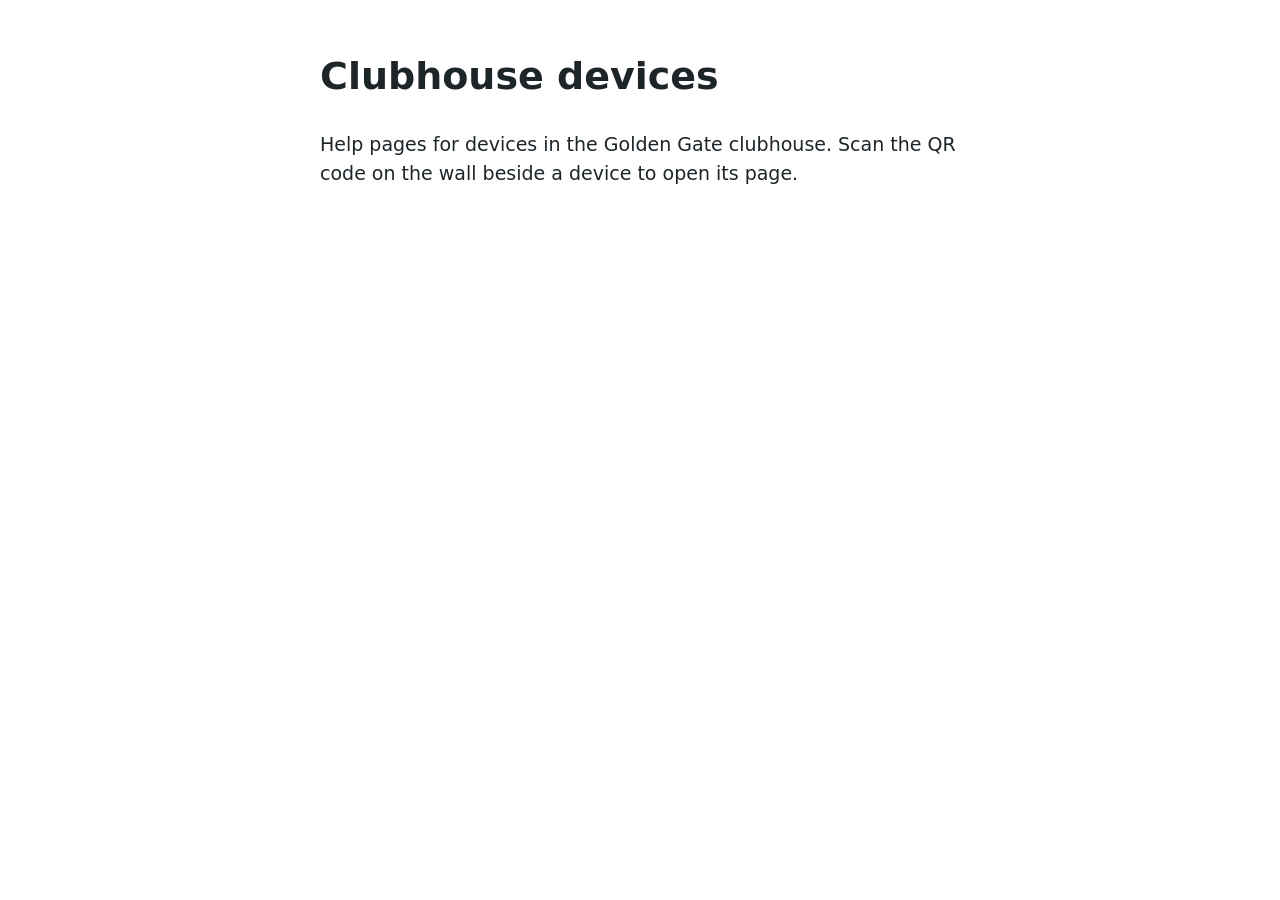
<file: index.html>
<!doctype html>
<html lang="en">
<head>
<meta charset="utf-8">
<meta name="viewport" content="width=device-width, initial-scale=1">
<title>Clubhouse devices</title>
<style>body{font:19px/1.5 system-ui,sans-serif;max-width:40rem;margin:3rem auto;padding:0 1rem;color:#1d2529}</style>
</head>
<body>
<h1>Clubhouse devices</h1>
<p>Help pages for devices in the Golden Gate clubhouse. Scan the QR code on the wall beside a
device to open its page.</p>
</body>
</html>
</file>
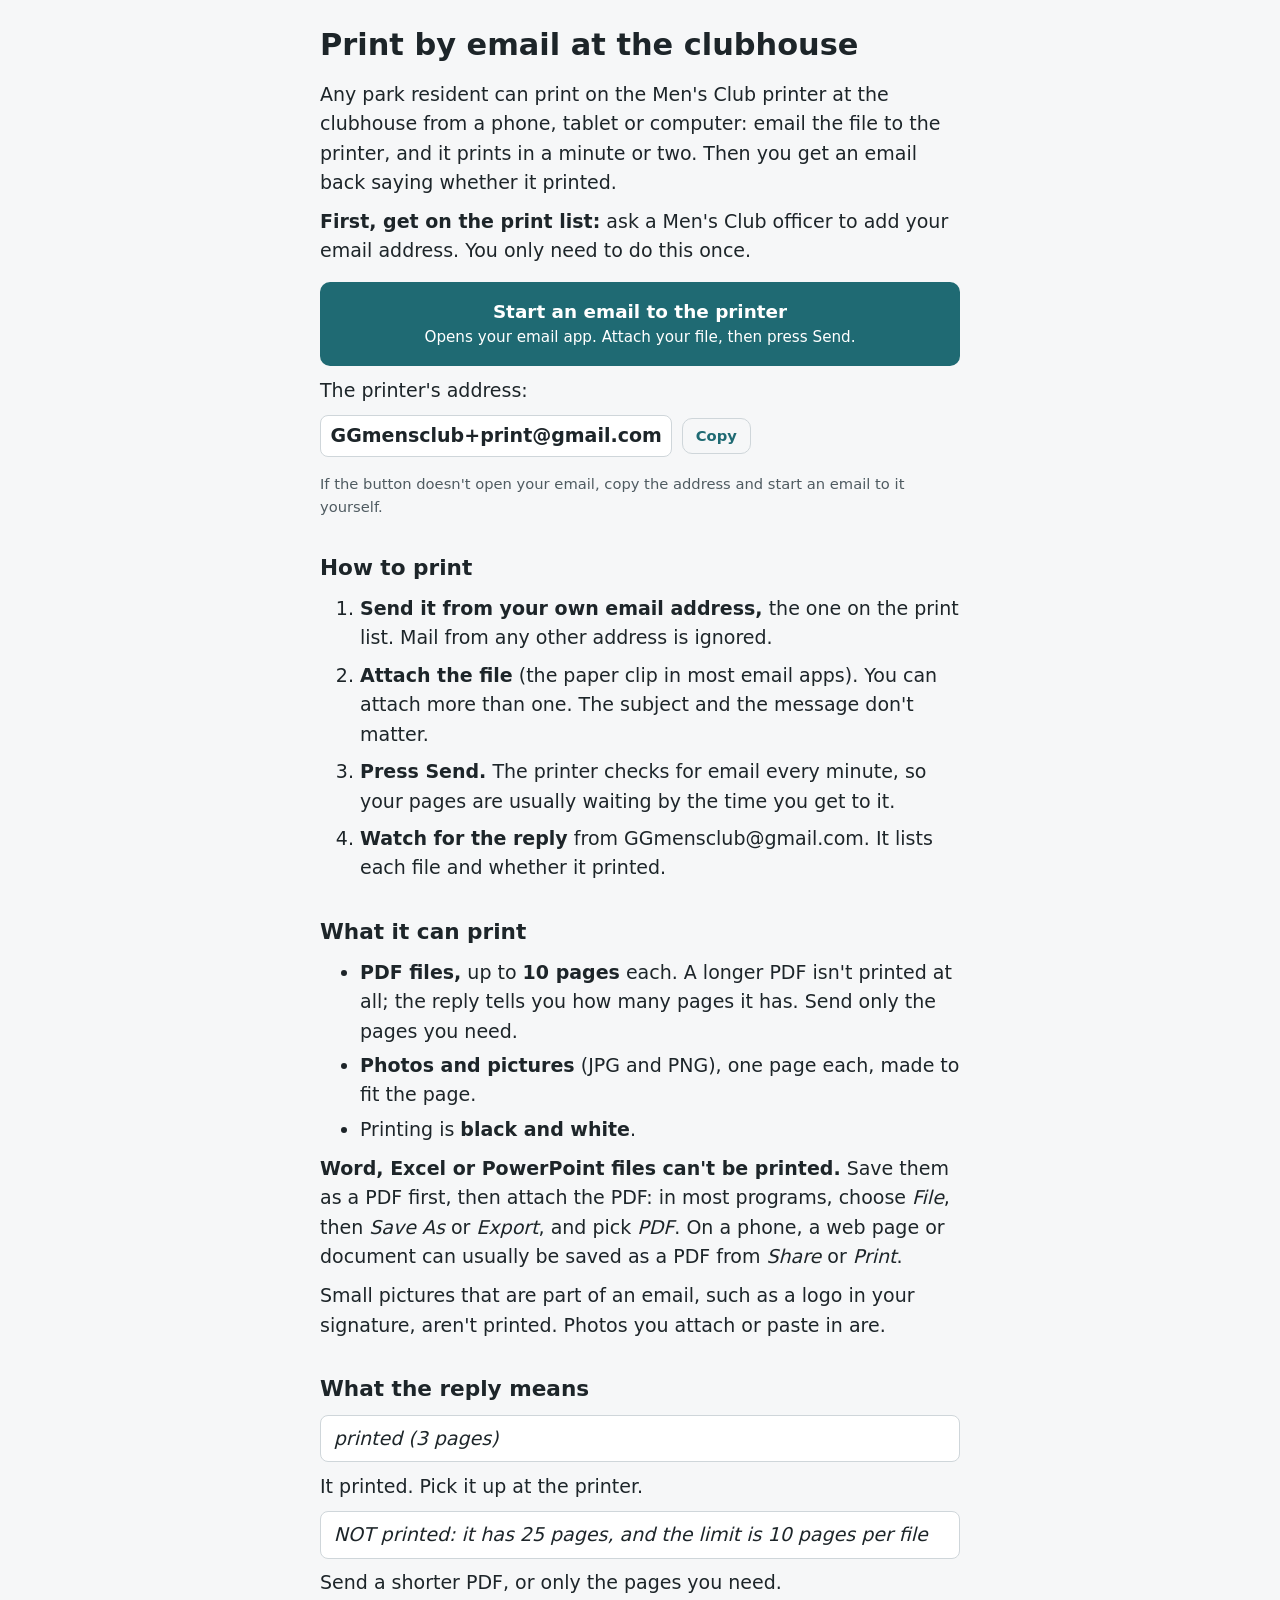
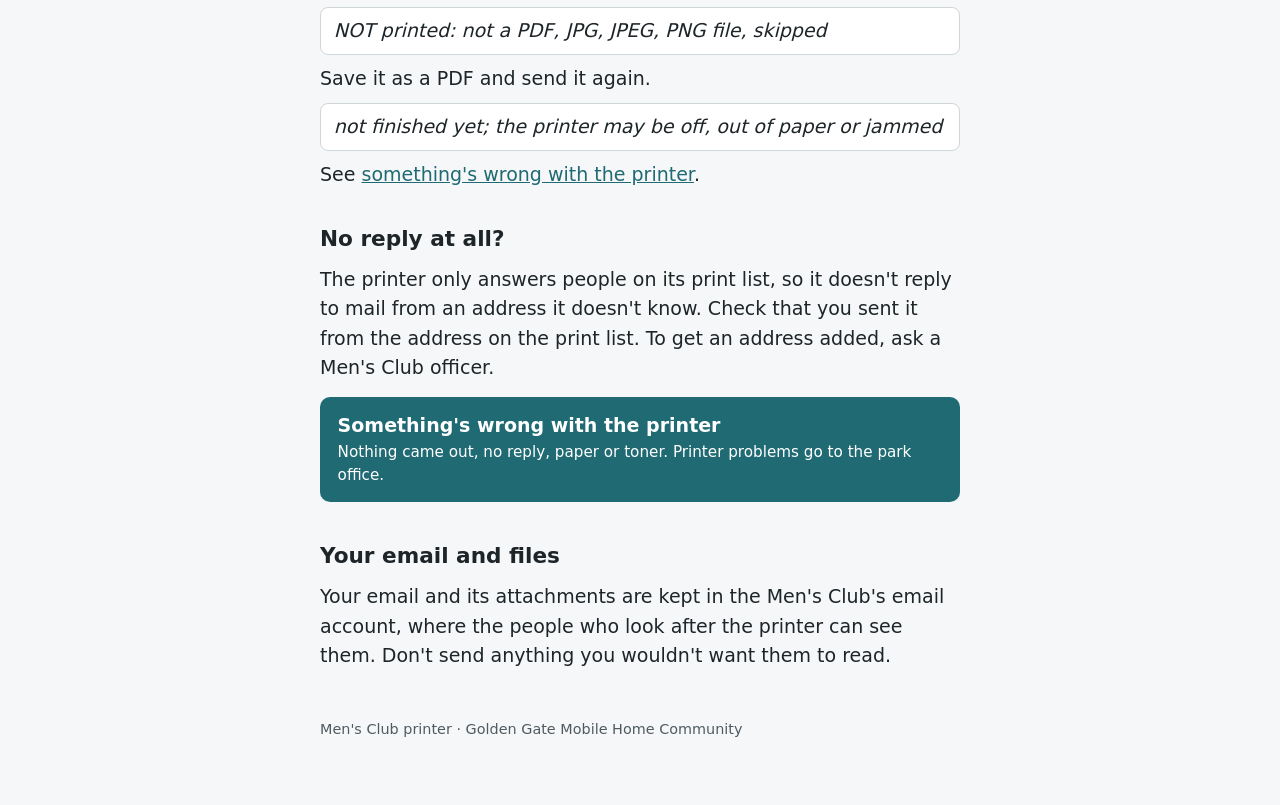
<file: club-printer/index.html>
<!doctype html>
<html lang="en">
<head>
<meta charset="utf-8">
<meta name="viewport" content="width=device-width, initial-scale=1">
<title>Men's Club printer: print by email</title>
<link rel="stylesheet" href="style.css">
</head>
<body>
<main>
<h1>Print by email at the clubhouse</h1>

<p>Any park resident can print on the Men's Club printer at the clubhouse from a phone,
tablet or computer: email the file to the printer, and it prints in a minute or two. Then you
get an email back saying whether it printed.</p>

<p><strong>First, get on the print list:</strong> ask a Men's Club officer to add your email
address. You only need to do this once.</p>

<a class="big-button" id="start-email"
   href="mailto:GGmensclub+print@gmail.com?subject=Print&amp;body=Attach%20your%20file%2C%20then%20press%20Send.">
  Start an email to the printer
  <span>Opens your email app. Attach your file, then press Send.</span></a>

<p>The printer's address:</p>
<div class="address">
  <code id="address">GGmensclub+print@gmail.com</code>
  <button class="plain" type="button" data-copy="address">Copy</button>
</div>
<p class="hint">If the button doesn't open your email, copy the address and start an email to it
yourself.</p>

<h2>How to print</h2>
<ol class="steps">
  <li><strong>Send it from your own email address,</strong> the one on the print list. Mail
    from any other address is ignored.</li>
  <li><strong>Attach the file</strong> (the paper clip in most email apps). You can attach more
    than one. The subject and the message don't matter.</li>
  <li><strong>Press Send.</strong> The printer checks for email every minute, so your pages
    are usually waiting by the time you get to it.</li>
  <li><strong>Watch for the reply</strong> from GGmensclub@gmail.com. It lists each file and
    whether it printed.</li>
</ol>

<h2 id="what-it-can-print">What it can print</h2>
<ul>
  <li><strong>PDF files,</strong> up to <strong>10 pages</strong> each. A longer PDF isn't
    printed at all; the reply tells you how many pages it has. Send only the pages you
    need.</li>
  <li><strong>Photos and pictures</strong> (JPG and PNG), one page each, made to fit the
    page.</li>
  <li>Printing is <strong>black and white</strong>.</li>
</ul>
<p><strong>Word, Excel or PowerPoint files can't be printed.</strong> Save them as a PDF first,
then attach the PDF: in most programs, choose <em>File</em>, then <em>Save As</em> or
<em>Export</em>, and pick <em>PDF</em>. On a phone, a web page or document can usually be saved
as a PDF from <em>Share</em> or <em>Print</em>.</p>
<p>Small pictures that are part of an email, such as a logo in your signature, aren't printed.
Photos you attach or paste in are.</p>

<h2>What the reply means</h2>
<p class="reply">printed (3 pages)</p>
<p>It printed. Pick it up at the printer.</p>
<p class="reply">NOT printed: it has 25 pages, and the limit is 10 pages per file</p>
<p>Send a shorter PDF, or only the pages you need.</p>
<p class="reply">NOT printed: not a PDF, JPG, JPEG, PNG file, skipped</p>
<p>Save it as a PDF and send it again.</p>
<p class="reply">not finished yet; the printer may be off, out of paper or jammed</p>
<p>See <a href="maintenance.html">something's wrong with the printer</a>.</p>

<h2>No reply at all?</h2>
<p>The printer only answers people on its print list, so it doesn't reply to mail from an
address it doesn't know. Check that you sent it from the address on the print list. To get an
address added, ask a Men's Club officer.</p>

<ul class="big-links">
  <li><a href="maintenance.html">Something's wrong with the printer<span>Nothing came out, no
      reply, paper or toner. Printer problems go to the park office.</span></a></li>
</ul>

<h2>Your email and files</h2>
<p>Your email and its attachments are kept in the Men's Club's email account, where the people
who look after the printer can see them. Don't send anything you wouldn't want them to
read.</p>

<footer>Men's Club printer · Golden Gate Mobile Home Community</footer>
</main>
<script src="copy.js"></script>
</body>
</html>
</file>
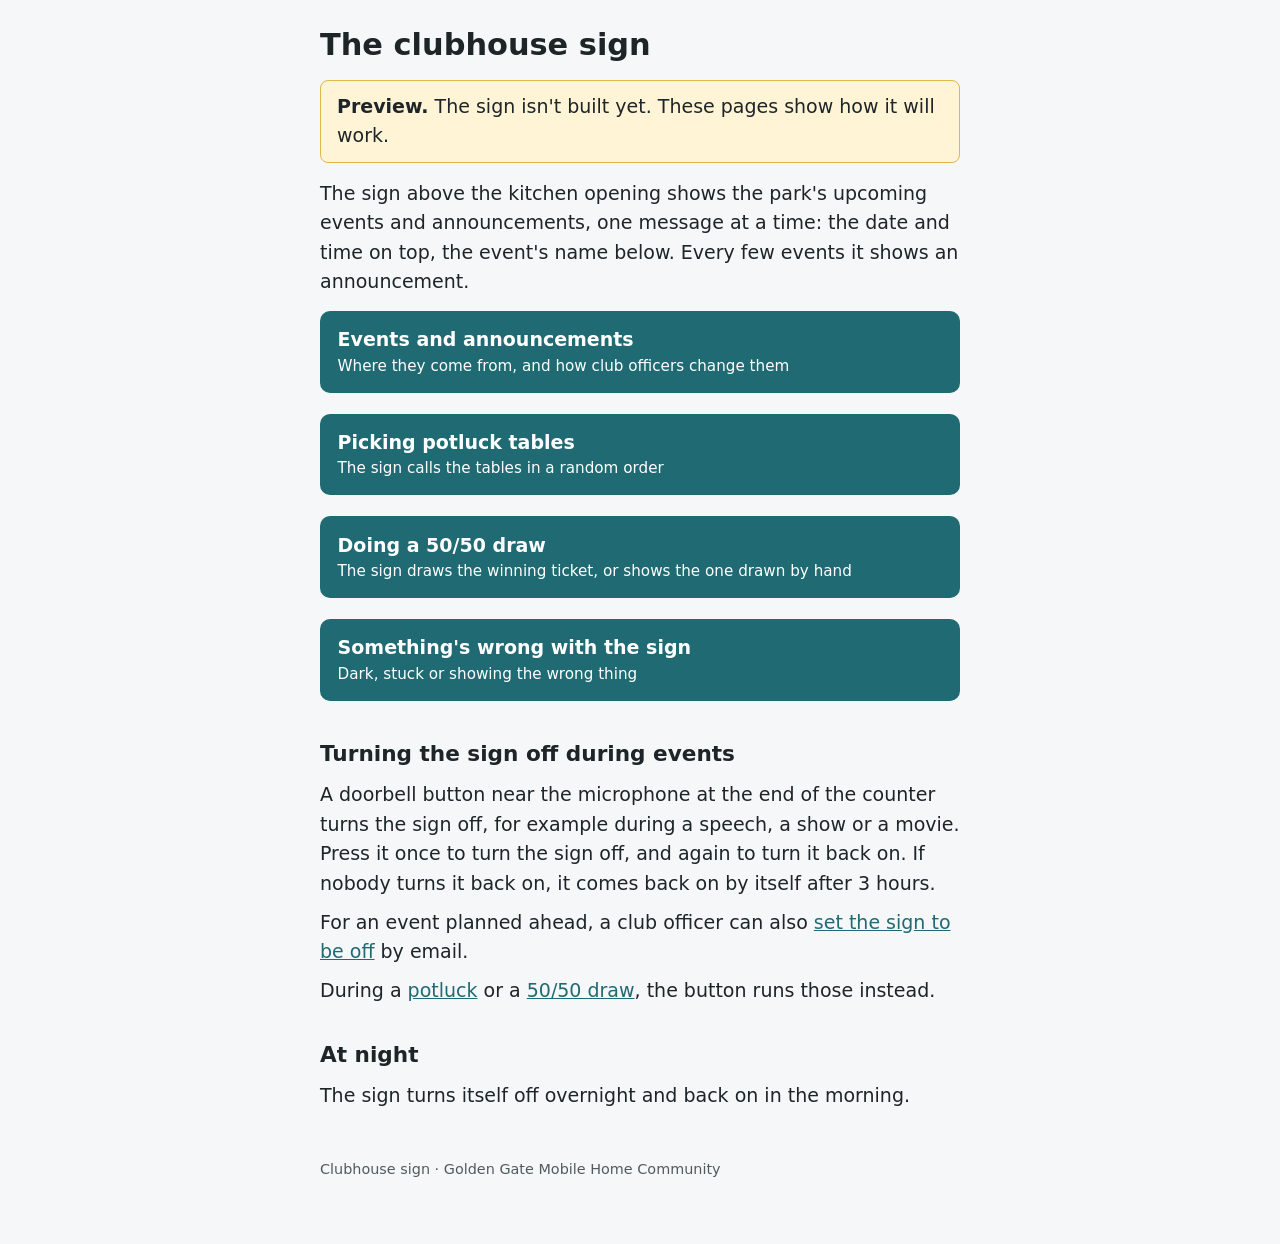
<file: clubhouse-display/index.html>
<!doctype html>
<html lang="en">
<head>
<meta charset="utf-8">
<meta name="viewport" content="width=device-width, initial-scale=1">
<title>Clubhouse sign</title>
<link rel="stylesheet" href="style.css">
</head>
<body>
<main>
<h1>The clubhouse sign</h1>

<p class="note"><strong>Preview.</strong> The sign isn't built yet. These pages show how it will
work.</p>

<p>The sign above the kitchen opening shows the park's upcoming events and announcements, one
message at a time: the date and time on top, the event's name below. Every few events it shows an
announcement.</p>

<ul class="big-links">
  <li><a href="messages.html">Events and announcements<span>Where they come from, and how club
      officers change them</span></a></li>
  <li><a href="potluck.html">Picking potluck tables<span>The sign calls the tables in a random
      order</span></a></li>
  <li><a href="5050.html">Doing a 50/50 draw<span>The sign draws the winning ticket, or shows the one drawn by hand</span></a></li>
  <li><a href="maintenance.html">Something's wrong with the sign<span>Dark, stuck or showing
      the wrong thing</span></a></li>
</ul>

<h2>Turning the sign off during events</h2>
<p>A doorbell button near the microphone at the end of the counter turns the sign off, for
example during a speech, a show or a movie. Press it once to turn the sign off, and again to
turn it back on. If nobody turns it back on, it comes back on by itself after 3 hours.</p>
<p>For an event planned ahead, a club officer can also <a href="forms.html">set the sign to be
off</a> by email.</p>
<p>During a <a href="potluck.html">potluck</a> or a <a href="5050.html">50/50 draw</a>, the
button runs those instead.</p>

<h2>At night</h2>
<p>The sign turns itself off overnight and back on in the morning.</p>

<footer>Clubhouse sign · Golden Gate Mobile Home Community</footer>
</main>
</body>
</html>
</file>
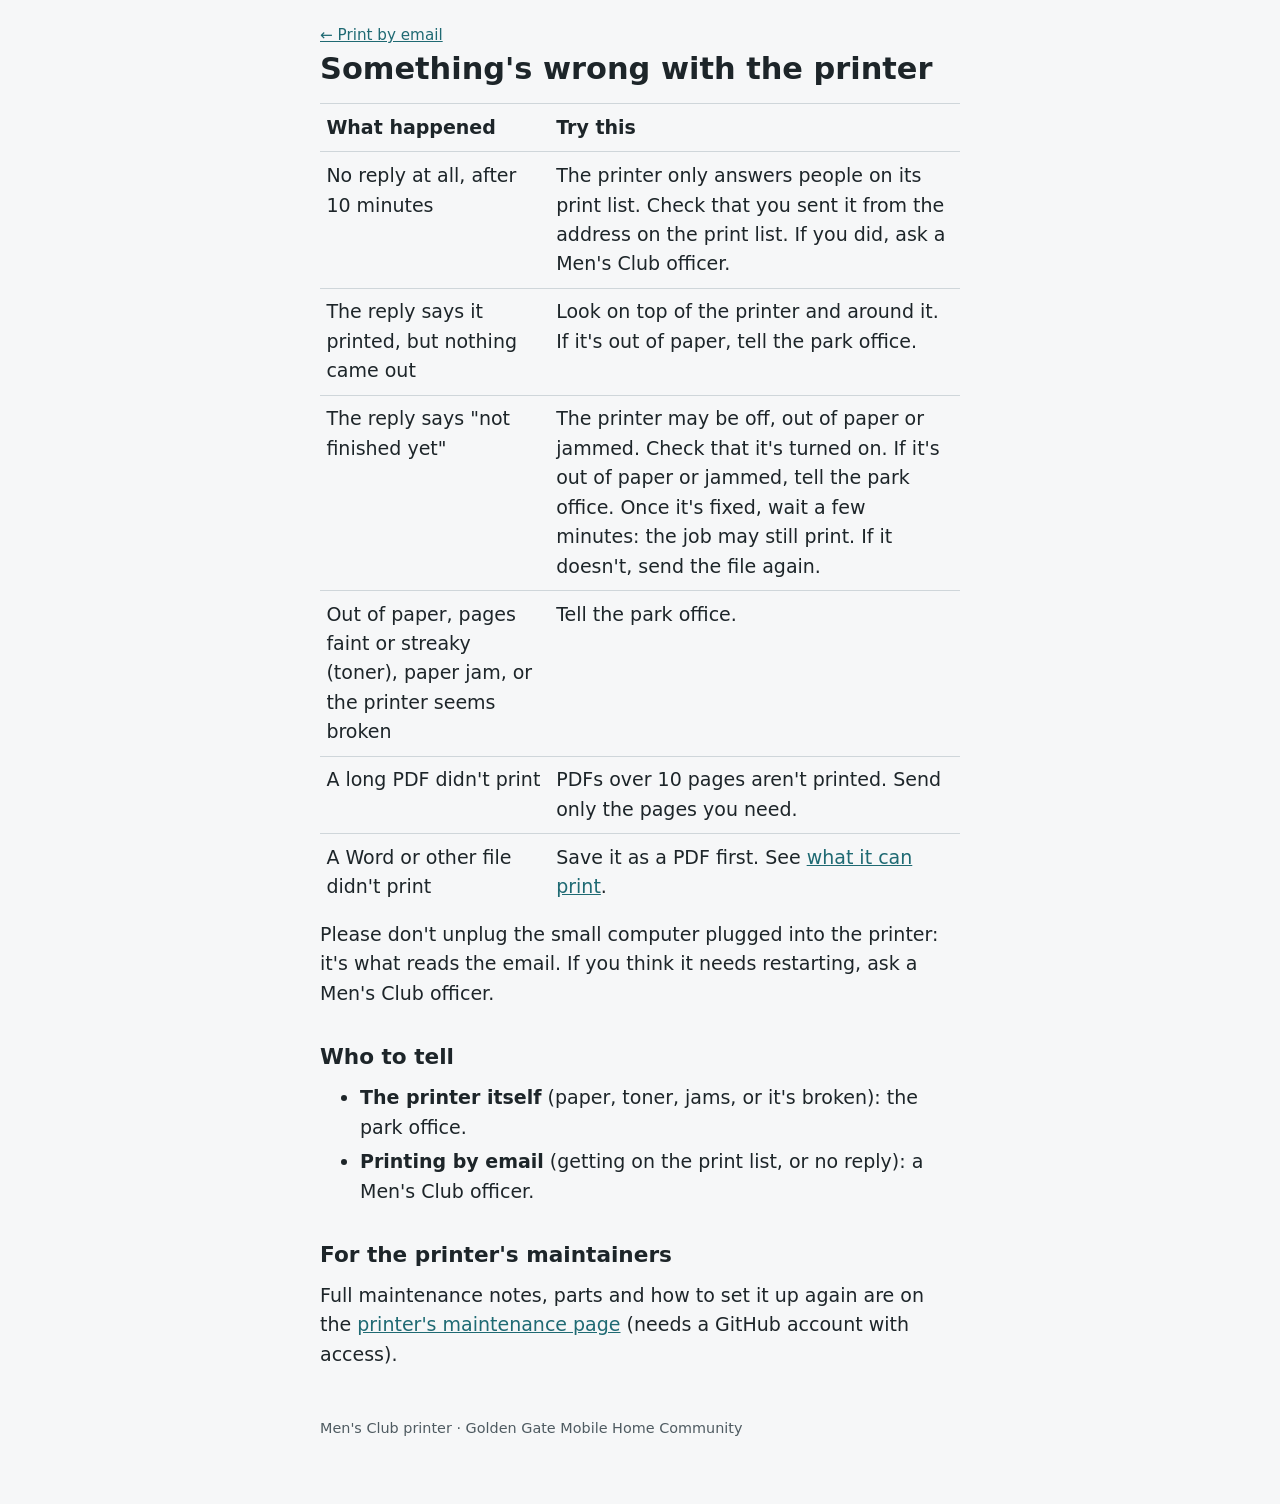
<file: club-printer/maintenance.html>
<!doctype html>
<html lang="en">
<head>
<meta charset="utf-8">
<meta name="viewport" content="width=device-width, initial-scale=1">
<title>Men's Club printer: something's wrong</title>
<link rel="stylesheet" href="style.css">
</head>
<body>
<main>
<p class="crumb"><a href="./">← Print by email</a></p>
<h1>Something's wrong with the printer</h1>

<table>
<tr><th>What happened</th><th>Try this</th></tr>
<tr><td>No reply at all, after 10 minutes</td><td>The printer only answers people on its print
list. Check that you sent it from the address on the print list. If you did, ask a Men's Club
officer.</td></tr>
<tr><td>The reply says it printed, but nothing came out</td><td>Look on top of the printer
and around it. If it's out of paper, tell the park office.</td></tr>
<tr><td>The reply says "not finished yet"</td><td>The printer may be off, out of paper or
jammed. Check that it's turned on. If it's out of paper or jammed, tell the park office. Once
it's fixed, wait a few minutes: the job may still print. If it doesn't, send the file
again.</td></tr>
<tr><td>Out of paper, pages faint or streaky (toner), paper jam, or the printer seems
broken</td><td>Tell the park office.</td></tr>
<tr><td>A long PDF didn't print</td><td>PDFs over 10 pages aren't printed. Send only the pages
you need.</td></tr>
<tr><td>A Word or other file didn't print</td><td>Save it as a PDF first. See
<a href="./#what-it-can-print">what it can print</a>.</td></tr>
</table>

<p>Please don't unplug the small computer plugged into the printer: it's what reads the
email. If you think it needs restarting, ask a Men's Club officer.</p>

<h2>Who to tell</h2>
<ul>
  <li><strong>The printer itself</strong> (paper, toner, jams, or it's broken): the park
    office.</li>
  <li><strong>Printing by email</strong> (getting on the print list, or no reply): a Men's Club
    officer.</li>
</ul>

<h2>For the printer's maintainers</h2>
<p>Full maintenance notes, parts and how to set it up again are on the
<a href="https://github.com/golden-gate-fl/club-printer/blob/main/MAINTENANCE.md">printer's
maintenance page</a> (needs a GitHub account with access).</p>

<footer>Men's Club printer · Golden Gate Mobile Home Community</footer>
</main>
</body>
</html>
</file>
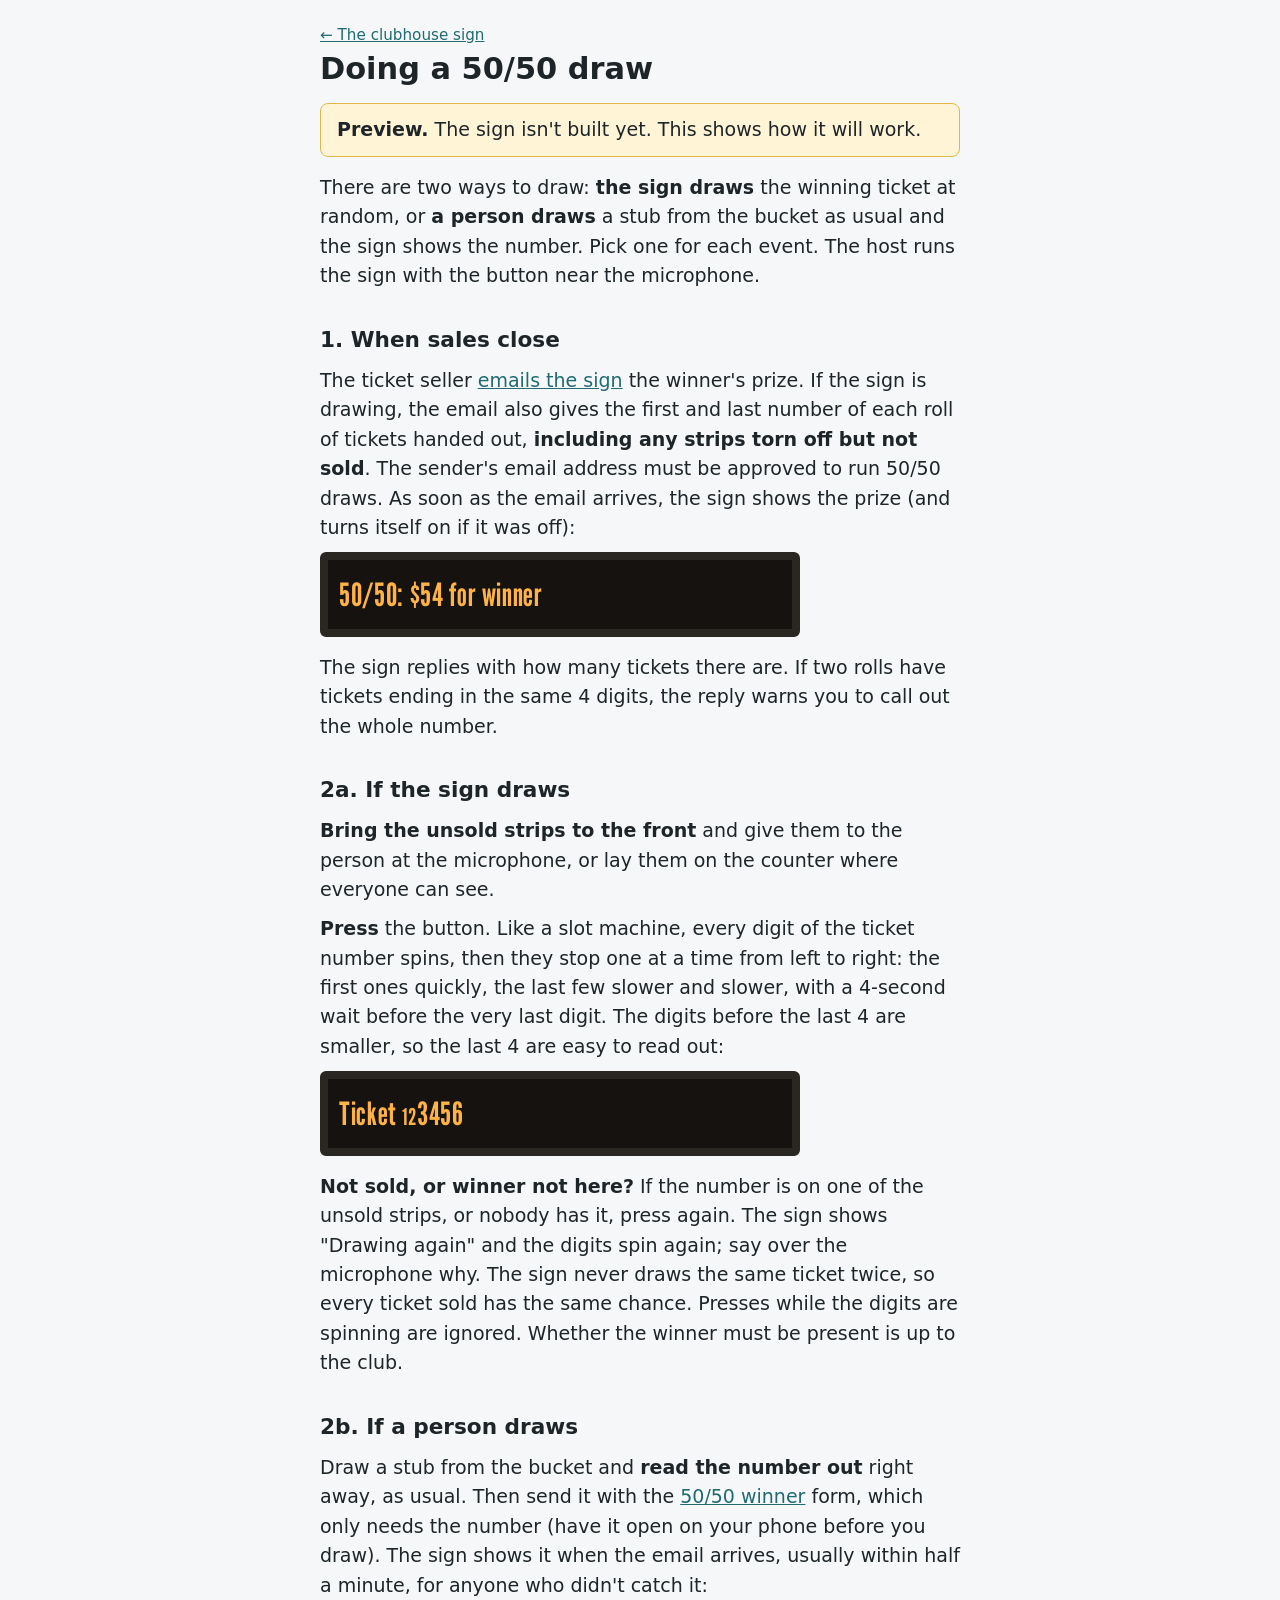
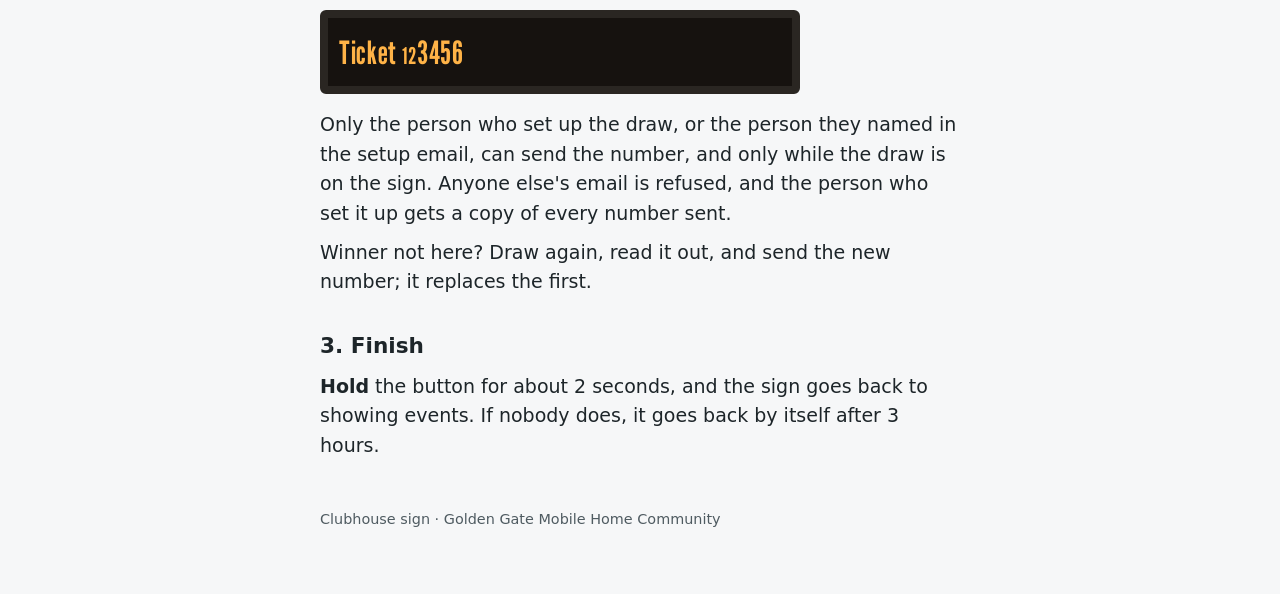
<file: clubhouse-display/5050.html>
<!doctype html>
<html lang="en">
<head>
<meta charset="utf-8">
<meta name="viewport" content="width=device-width, initial-scale=1">
<title>Clubhouse sign: doing a 50/50 draw</title>
<link rel="stylesheet" href="https://fonts.googleapis.com/css2?family=League+Gothic&display=swap">
<link rel="stylesheet" href="style.css">
</head>
<body>
<main>
<p class="crumb"><a href="./">← The clubhouse sign</a></p>
<h1>Doing a 50/50 draw</h1>
<p class="note"><strong>Preview.</strong> The sign isn't built yet. This shows how it will work.</p>

<p>There are two ways to draw: <strong>the sign draws</strong> the winning ticket at random,
or <strong>a person draws</strong> a stub from the bucket as usual and the sign shows the
number. Pick one for each event. The host runs the sign with the button near the
microphone.</p>

<h2>1. When sales close</h2>
<p>The ticket seller <a href="forms.html">emails the sign</a> the winner's prize. If the sign
is drawing, the email also gives the first and last number of each roll of tickets handed out,
<strong>including any strips torn off but not sold</strong>. The sender's email address must be
approved to run 50/50 draws. As soon as the email arrives, the sign shows the prize (and turns
itself on if it was off):</p>
<div class="sign-demo one" role="img" aria-label="The sign shows: 50/50: $54 for winner"><div>50/50: $54 for winner</div></div>
<p>The sign replies with how many tickets there are. If two rolls have tickets ending in the same
4 digits, the reply warns you to call out the whole number.</p>

<h2>2a. If the sign draws</h2>
<p><strong>Bring the unsold strips to the front</strong> and give them to the person at the
microphone, or lay them on the counter where everyone can see.</p>
<p><strong>Press</strong> the button. Like a slot machine, every digit of the ticket number
spins, then they stop one at a time from left to right: the first ones quickly, the last few
slower and slower, with a 4-second wait before the very last digit. The digits before the last
4 are smaller, so the last 4 are easy to read out:</p>
<div class="sign-demo one" role="img" aria-label="The sign shows: Ticket 123456"><div>Ticket <small>12</small>3456</div></div>
<p><strong>Not sold, or winner not here?</strong> If the number is on one of the unsold strips,
or nobody has it, press again. The sign shows "Drawing again" and the digits spin again; say
over the microphone why. The sign never draws the same ticket twice, so every ticket sold has
the same chance. Presses while the digits are spinning are ignored. Whether the winner must be
present is up to the club.</p>

<h2>2b. If a person draws</h2>
<p>Draw a stub from the bucket and <strong>read the number out</strong> right away, as usual.
Then send it with the <a href="forms.html">50/50 winner</a> form, which only needs the number
(have it open on your phone before you draw). The sign shows it when the email arrives, usually
within half a minute, for anyone who didn't catch it:</p>
<div class="sign-demo one" role="img" aria-label="The sign shows: Ticket 123456"><div>Ticket <small>12</small>3456</div></div>
<p>Only the person who set up the draw, or the person they named in the setup email, can send
the number, and only while the draw is on the sign. Anyone else's email is refused, and the
person who set it up gets a copy of every number sent.</p>
<p>Winner not here? Draw again, read it out, and send the new number; it replaces the first.</p>

<h2>3. Finish</h2>
<p><strong>Hold</strong> the button for about 2 seconds, and the sign goes back to showing
events. If nobody does, it goes back by itself after 3 hours.</p>

<footer>Clubhouse sign · Golden Gate Mobile Home Community</footer>
</main>
</body>
</html>
</file>
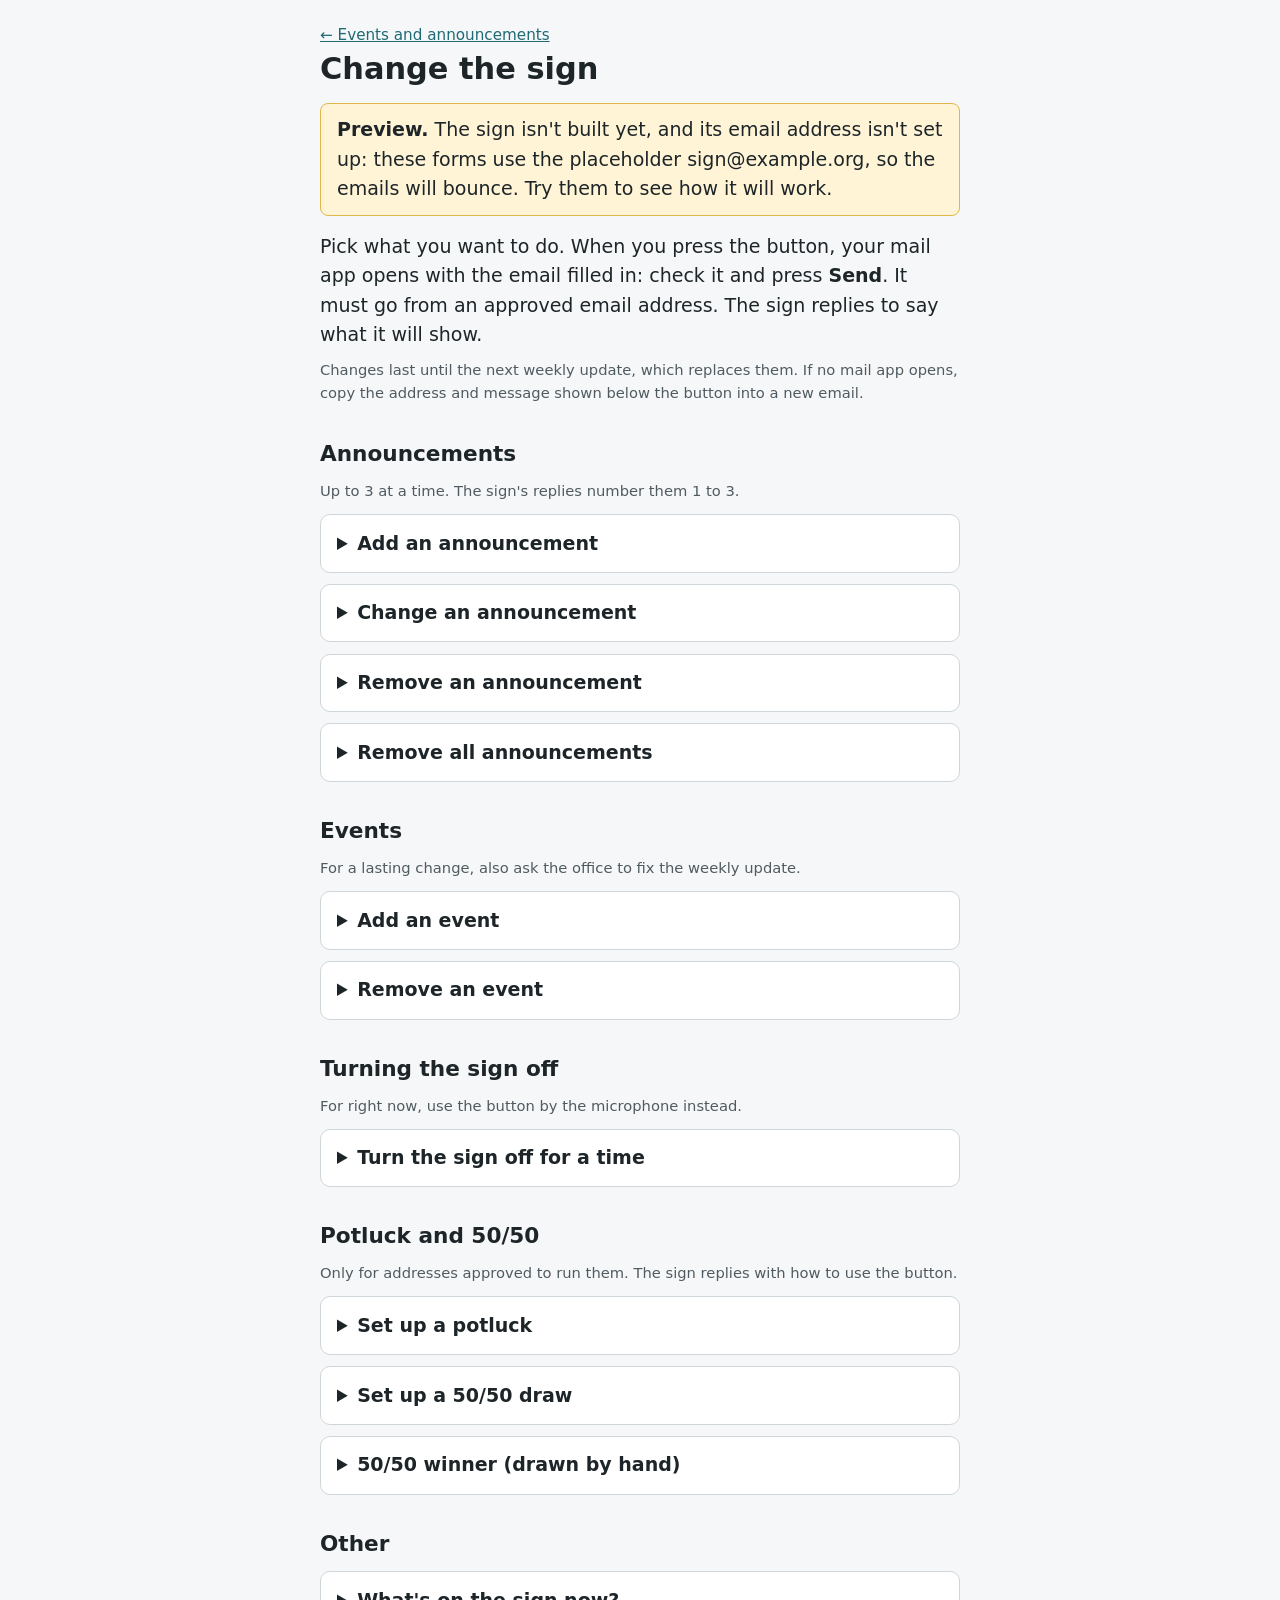
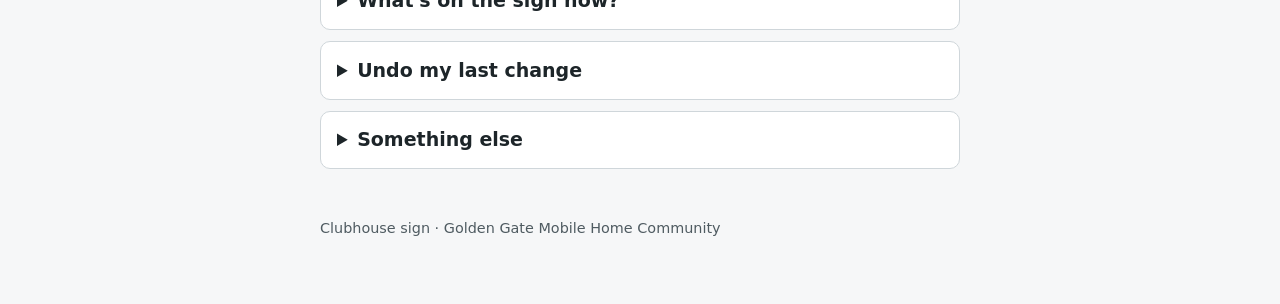
<file: clubhouse-display/forms.html>
<!doctype html>
<html lang="en">
<head>
<meta charset="utf-8">
<meta name="viewport" content="width=device-width, initial-scale=1">
<title>Change the clubhouse sign</title>
<link rel="stylesheet" href="style.css">
<script src="forms.js" defer></script>
</head>
<body>
<main>
<p class="crumb"><a href="messages.html">← Events and announcements</a></p>
<h1>Change the sign</h1>

<p class="note"><strong>Preview.</strong> The sign isn't built yet, and its email address isn't
set up: these forms use the placeholder <span class="sign-email"></span>, so the emails will
bounce. Try them to see how it will work.</p>

<p>Pick what you want to do. When you press the button, your mail app opens with the email
filled in: check it and press <strong>Send</strong>. It must go from an approved email address.
The sign replies to say what it will show.</p>
<p class="hint">Changes last until the next weekly update, which replaces them. If no mail app
opens, copy the address and message shown below the button into a new email.</p>

<h2>Announcements</h2>
<p class="hint">Up to 3 at a time. The sign's replies number them 1 to 3.</p>

<details><summary>Add an announcement</summary>
<form data-kind="announce">
  <label>What it says
    <textarea name="text" required maxlength="300" placeholder="Turkey Potluck Nov 26 · Sign up in the clubhouse"></textarea>
    <small>Written exactly as you want it, capitals and all. Put “ · ” between parts to show
    each on its own line.</small></label>
  <label>Last day to show it <small>(optional)</small><input type="date" name="until"></label>
  <button>Open email</button>
</form></details>

<details><summary>Change an announcement</summary>
<form data-kind="change">
  <label>Which one<select name="n"><option>1</option><option>2</option><option>3</option></select></label>
  <label>What it should say now<textarea name="text" required maxlength="300"></textarea></label>
  <button>Open email</button>
</form></details>

<details><summary>Remove an announcement</summary>
<form data-kind="remove">
  <label>Which one<select name="n"><option>1</option><option>2</option><option>3</option></select></label>
  <button>Open email</button>
</form></details>

<details><summary>Remove all announcements</summary>
<form data-kind="clear">
  <p>Takes every announcement off the sign.</p>
  <button>Open email</button>
</form></details>

<h2>Events</h2>
<p class="hint">For a lasting change, also ask the office to fix the weekly update.</p>

<details><summary>Add an event</summary>
<form data-kind="add-event">
  <div class="row">
    <label>Date<input type="date" name="date" required></label>
    <label>Time <small>(optional)</small><input type="time" name="time"></label>
  </div>
  <label>Name<input name="name" required maxlength="80" placeholder="Bingo"></label>
  <button>Open email</button>
</form></details>

<details><summary>Remove an event</summary>
<form data-kind="remove-event">
  <label>Date<input type="date" name="date" required></label>
  <label>Name<input name="name" required maxlength="80"></label>
  <button>Open email</button>
</form></details>

<h2>Turning the sign off</h2>
<p class="hint">For right now, use the button by the microphone instead.</p>

<details><summary>Turn the sign off for a time</summary>
<form data-kind="off">
  <label>Date<input type="date" name="date" required></label>
  <div class="row">
    <label>From<input type="time" name="from" required></label>
    <label>Until<input type="time" name="to" required></label>
  </div>
  <label>Why <small>(optional)</small><input name="why" maxlength="80" placeholder="Dance"></label>
  <button>Open email</button>
</form></details>

<h2>Potluck and 50/50</h2>
<p class="hint">Only for addresses approved to run them. The sign replies with how to use the
button.</p>

<details><summary>Set up a potluck</summary>
<form data-kind="potluck">
  <div class="row">
    <label>Date<input type="date" name="date" required></label>
    <label>Number of tables<input type="number" name="tables" min="1" max="99" required></label>
  </div>
  <button>Open email</button>
</form></details>

<details><summary>Set up a 50/50 draw</summary>
<form data-kind="5050">
  <label>Winner's prize ($)<input type="number" name="prize" min="1" step="1" required></label>
  <label>Ticket numbers handed out <small>(only if the sign draws)</small>
    <textarea name="ranges" placeholder="123400 to 123499"></textarea>
    <small>First and last ticket of each roll, one roll per line, including strips torn off
    but not sold. Leave empty if a person draws from the bucket.</small></label>
  <label>Who sends the winning number <small>(only if a person draws, and it isn't you)</small>
    <input type="email" name="drawer" placeholder="their email address">
    <small>Their address must be approved for 50/50 draws. Only you or they can send the
    number.</small></label>
  <button>Open email</button>
</form></details>

<details><summary>50/50 winner (drawn by hand)</summary>
<form data-kind="5050-winner">
  <label>Winning ticket number<input name="ticket" inputmode="numeric" pattern="[0-9]+" maxlength="12" required></label>
  <button>Open email</button>
</form></details>

<h2>Other</h2>

<details><summary>What's on the sign now?</summary>
<form data-kind="status">
  <p>The sign replies with everything it's showing.</p>
  <button>Open email</button>
</form></details>

<details><summary>Undo my last change</summary>
<form data-kind="undo">
  <button>Open email</button>
</form></details>

<details><summary>Something else</summary>
<form data-kind="other">
  <label>Tell the sign what you want, in plain words
    <textarea name="text" required maxlength="1000" placeholder="Move Bingo on Wed Nov 25 to 6:30 pm"></textarea></label>
  <button>Open email</button>
</form></details>

<footer>Clubhouse sign · Golden Gate Mobile Home Community</footer>
</main>
</body>
</html>
</file>
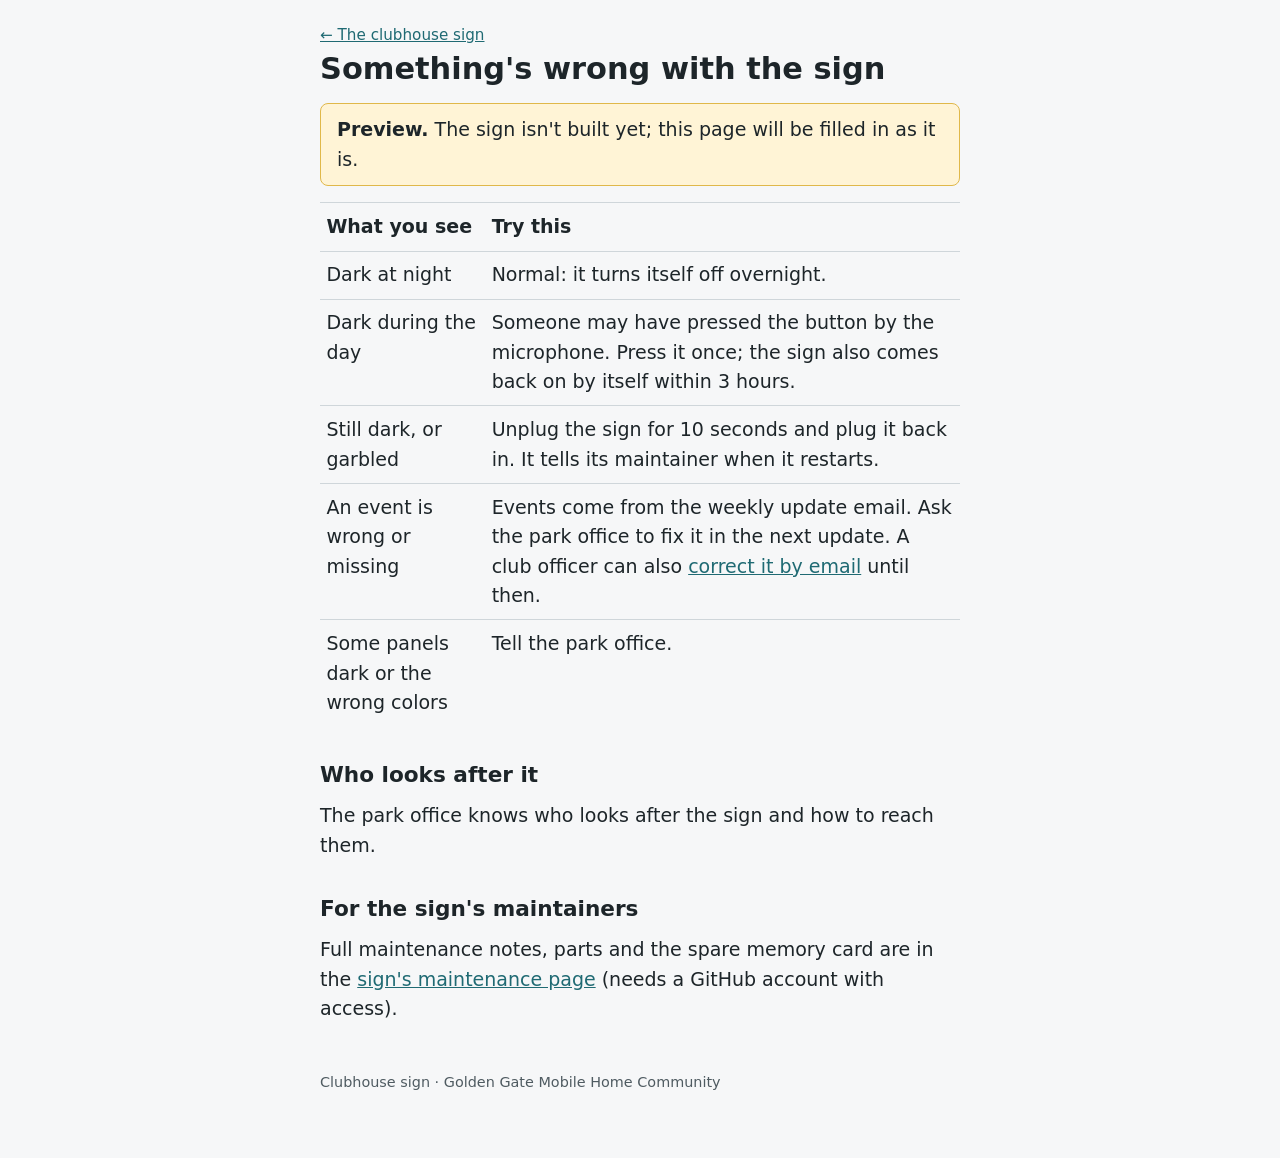
<file: clubhouse-display/maintenance.html>
<!doctype html>
<html lang="en">
<head>
<meta charset="utf-8">
<meta name="viewport" content="width=device-width, initial-scale=1">
<title>Clubhouse sign: something's wrong</title>
<link rel="stylesheet" href="style.css">
</head>
<body>
<main>
<p class="crumb"><a href="./">← The clubhouse sign</a></p>
<h1>Something's wrong with the sign</h1>

<p class="note"><strong>Preview.</strong> The sign isn't built yet; this page will be filled in
as it is.</p>

<table>
<tr><th>What you see</th><th>Try this</th></tr>
<tr><td>Dark at night</td><td>Normal: it turns itself off overnight.</td></tr>
<tr><td>Dark during the day</td><td>Someone may have pressed the button by the microphone. Press
it once; the sign also comes back on by itself within 3 hours.</td></tr>
<tr><td>Still dark, or garbled</td><td>Unplug the sign for 10 seconds and plug it back in. It
tells its maintainer when it restarts.</td></tr>
<tr><td>An event is wrong or missing</td><td>Events come from the weekly update email. Ask the
park office to fix it in the next update. A club officer can also <a href="forms.html">correct
it by email</a> until then.</td></tr>
<tr><td>Some panels dark or the wrong colors</td><td>Tell the park office.</td></tr>
</table>

<h2>Who looks after it</h2>
<p>The park office knows who looks after the sign and how to reach them.</p>

<h2>For the sign's maintainers</h2>
<p>Full maintenance notes, parts and the spare memory card are in the
<a href="https://github.com/golden-gate-fl/clubhouse-display/blob/main/MAINTENANCE.md">sign's
maintenance page</a> (needs a GitHub account with access).</p>

<footer>Clubhouse sign · Golden Gate Mobile Home Community</footer>
</main>
</body>
</html>
</file>
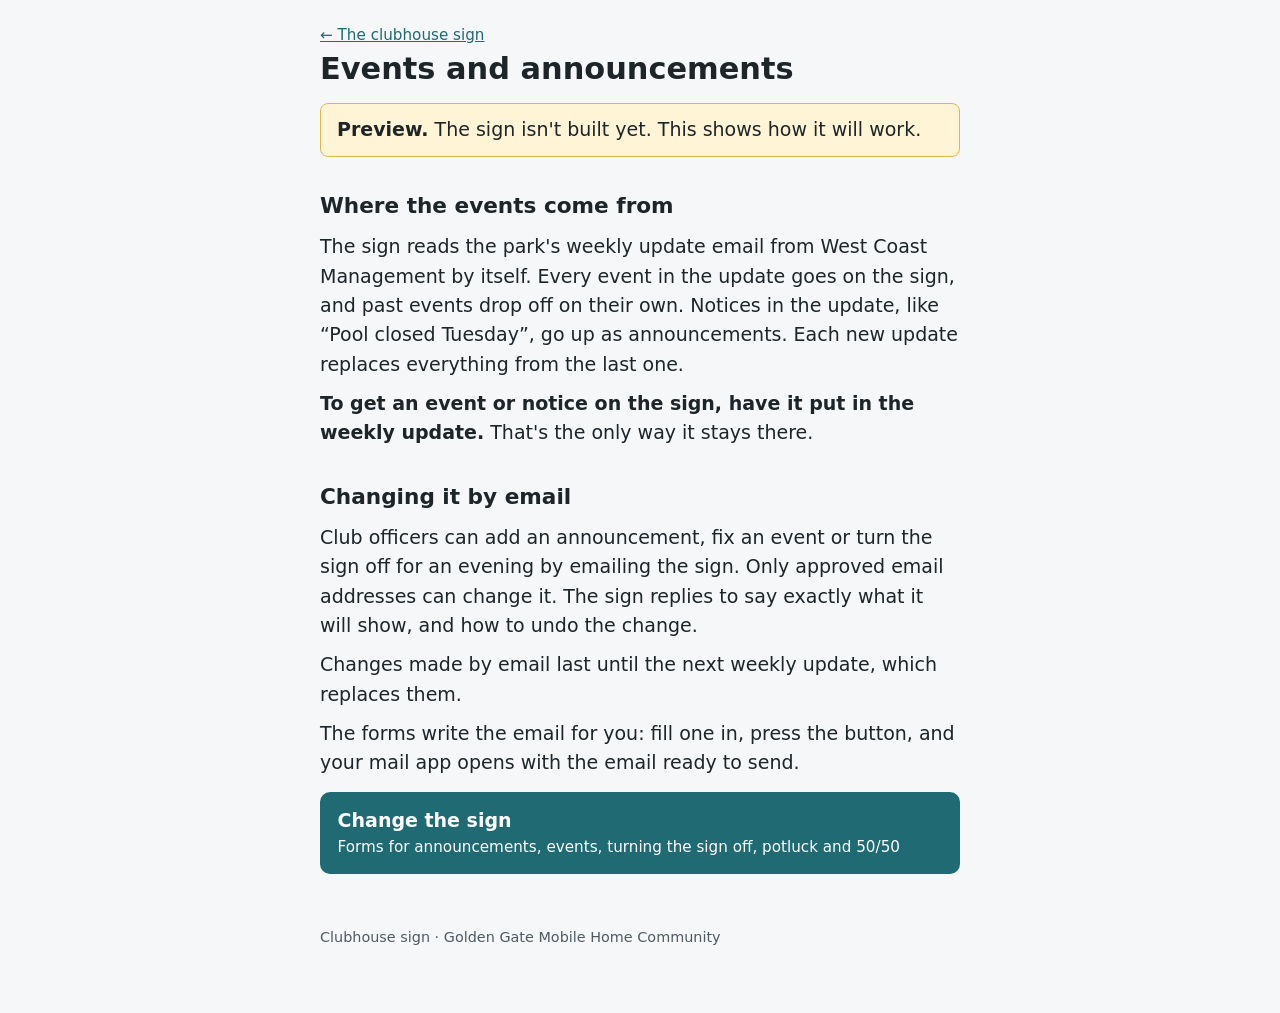
<file: clubhouse-display/messages.html>
<!doctype html>
<html lang="en">
<head>
<meta charset="utf-8">
<meta name="viewport" content="width=device-width, initial-scale=1">
<title>Clubhouse sign: events and announcements</title>
<link rel="stylesheet" href="style.css">
</head>
<body>
<main>
<p class="crumb"><a href="./">← The clubhouse sign</a></p>
<h1>Events and announcements</h1>
<p class="note"><strong>Preview.</strong> The sign isn't built yet. This shows how it will work.</p>

<h2>Where the events come from</h2>
<p>The sign reads the park's weekly update email from West Coast Management by itself. Every
event in the update goes on the sign, and past events drop off on their own. Notices in the
update, like “Pool closed Tuesday”, go up as announcements. Each new update replaces everything
from the last one.</p>
<p><strong>To get an event or notice on the sign, have it put in the weekly update.</strong>
That's the only way it stays there.</p>

<h2>Changing it by email</h2>
<p>Club officers can add an announcement, fix an event or turn the sign off for an evening by
emailing the sign. Only approved email addresses can change it. The sign replies to say exactly
what it will show, and how to undo the change.</p>
<p>Changes made by email last until the next weekly update, which replaces them.</p>
<p>The forms write the email for you: fill one in, press the button, and your mail app opens
with the email ready to send.</p>

<ul class="big-links">
  <li><a href="forms.html">Change the sign<span>Forms for announcements, events, turning the
      sign off, potluck and 50/50</span></a></li>
</ul>

<footer>Clubhouse sign · Golden Gate Mobile Home Community</footer>
</main>
</body>
</html>
</file>
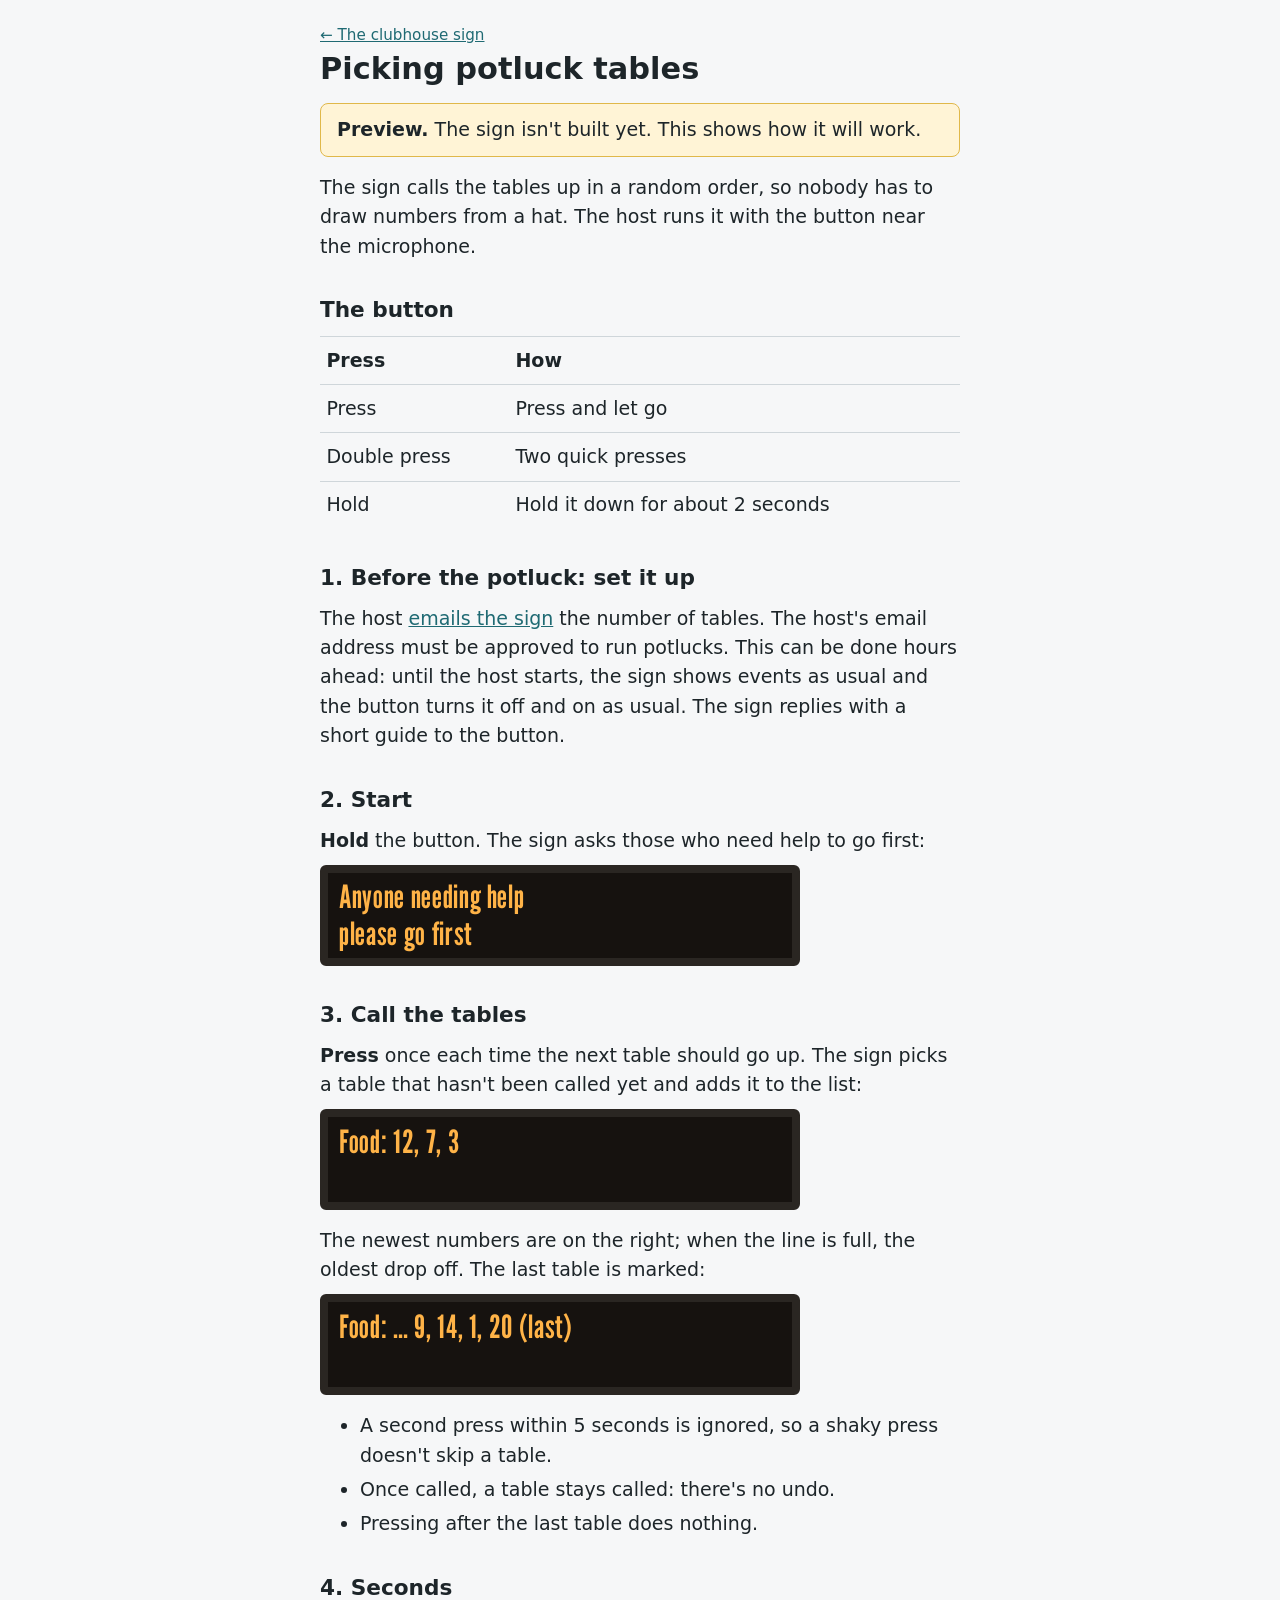
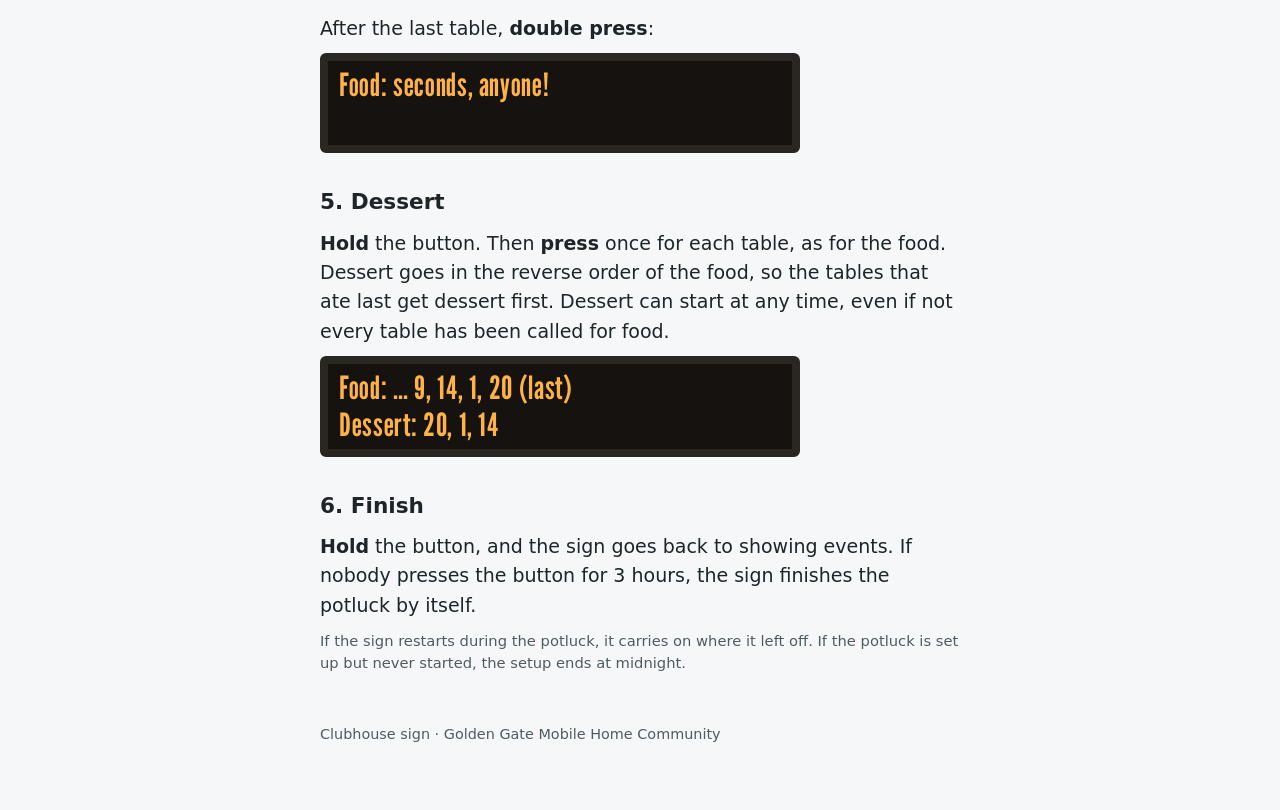
<file: clubhouse-display/potluck.html>
<!doctype html>
<html lang="en">
<head>
<meta charset="utf-8">
<meta name="viewport" content="width=device-width, initial-scale=1">
<title>Clubhouse sign: picking potluck tables</title>
<link rel="stylesheet" href="https://fonts.googleapis.com/css2?family=League+Gothic&display=swap">
<link rel="stylesheet" href="style.css">
</head>
<body>
<main>
<p class="crumb"><a href="./">← The clubhouse sign</a></p>
<h1>Picking potluck tables</h1>
<p class="note"><strong>Preview.</strong> The sign isn't built yet. This shows how it will work.</p>

<p>The sign calls the tables up in a random order, so nobody has to draw numbers from a hat.
The host runs it with the button near the microphone.</p>

<h2>The button</h2>
<table>
<tr><th>Press</th><th>How</th></tr>
<tr><td>Press</td><td>Press and let go</td></tr>
<tr><td>Double press</td><td>Two quick presses</td></tr>
<tr><td>Hold</td><td>Hold it down for about 2 seconds</td></tr>
</table>

<h2>1. Before the potluck: set it up</h2>
<p>The host <a href="forms.html">emails the sign</a> the number of tables. The host's email
address must be approved to run potlucks. This can be done hours ahead: until the host starts,
the sign shows events as usual and the button turns it off and on as usual. The sign replies
with a short guide to the button.</p>

<h2>2. Start</h2>
<p><strong>Hold</strong> the button. The sign asks those who need help to go first:</p>
<div class="sign-demo" role="img" aria-label="The sign shows: Anyone needing help please go first"><div>Anyone needing help</div><div>please go first</div></div>

<h2>3. Call the tables</h2>
<p><strong>Press</strong> once each time the next table should go up. The sign picks a table
that hasn't been called yet and adds it to the list:</p>
<div class="sign-demo" role="img" aria-label="The sign shows: Food: 12, 7, 3 "><div>Food: 12, 7, 3</div><div>&nbsp;</div></div>
<p>The newest numbers are on the right; when the line is full, the oldest drop off. The last
table is marked:</p>
<div class="sign-demo" role="img" aria-label="The sign shows: Food: … 9, 14, 1, 20 (last) "><div>Food: … 9, 14, 1, 20 (last)</div><div>&nbsp;</div></div>
<ul>
<li>A second press within 5 seconds is ignored, so a shaky press doesn't skip a table.</li>
<li>Once called, a table stays called: there's no undo.</li>
<li>Pressing after the last table does nothing.</li>
</ul>

<h2>4. Seconds</h2>
<p>After the last table, <strong>double press</strong>:</p>
<div class="sign-demo" role="img" aria-label="The sign shows: Food: seconds, anyone! "><div>Food: seconds, anyone!</div><div>&nbsp;</div></div>

<h2>5. Dessert</h2>
<p><strong>Hold</strong> the button. Then <strong>press</strong> once for each table, as for
the food. Dessert goes in the reverse order of the food, so the tables that ate last get dessert
first. Dessert can start at any time, even if not every table has been called for food.</p>
<div class="sign-demo" role="img" aria-label="The sign shows: Food: … 9, 14, 1, 20 (last) Dessert: 20, 1, 14"><div>Food: … 9, 14, 1, 20 (last)</div><div>Dessert: 20, 1, 14</div></div>

<h2>6. Finish</h2>
<p><strong>Hold</strong> the button, and the sign goes back to showing events. If nobody
presses the button for 3 hours, the sign finishes the potluck by itself.</p>
<p class="hint">If the sign restarts during the potluck, it carries on where it left off. If the
potluck is set up but never started, the setup ends at midnight.</p>

<footer>Clubhouse sign · Golden Gate Mobile Home Community</footer>
</main>
</body>
</html>
</file>
<file: club-printer/style.css>
/* Men's Club printer help pages. Large, plain and high-contrast: many readers are older and on phones. Based on clubhouse-display's style.css. */
:root{--bg:#f6f7f8;--card:#fff;--fg:#1d2529;--muted:#4f5b61;--line:#cfd6da;--accent:#1f6a73;--accent-fg:#fff;--warn-bg:#fff4d6;--warn-line:#e0b84a}
@media (prefers-color-scheme:dark){:root{--bg:#141a1d;--card:#1d2529;--fg:#eef2f3;--muted:#a9b5ba;--line:#3a4850;--accent:#6cc0ca;--accent-fg:#0d1b1e;--warn-bg:#3a3115;--warn-line:#8a7330;color-scheme:dark}}
*{box-sizing:border-box}
body{margin:0;background:var(--bg);color:var(--fg);font:19px/1.55 system-ui,-apple-system,"Segoe UI",Roboto,sans-serif}
main{max-width:42rem;margin:0 auto;padding:1.5rem 1rem 4rem}
h1{font-size:1.9rem;line-height:1.2;margin:.2rem 0 1rem}
h2{font-size:1.35rem;margin:2rem 0 .6rem}
a{color:var(--accent)}
p,ul,ol{margin:.6rem 0}
li{margin:.3rem 0}
.crumb{font-size:.95rem;margin:0}
.note{background:var(--warn-bg);border:1px solid var(--warn-line);border-radius:8px;padding:.7rem 1rem;margin:1rem 0}
.big-links{list-style:none;padding:0;display:grid;gap:.7rem}
.big-links a{display:block;background:var(--accent);color:var(--accent-fg);text-decoration:none;font-weight:700;border-radius:10px;padding:.9rem 1.1rem}
.big-links a span{display:block;font-weight:400;font-size:.95rem}
table{border-collapse:collapse;width:100%;margin:.6rem 0}
th,td{border-top:1px solid var(--line);padding:.55rem .4rem;text-align:left;vertical-align:top}
details{background:var(--card);border:1px solid var(--line);border-radius:10px;margin:.7rem 0}
summary{cursor:pointer;font-weight:700;padding:.85rem 1rem;list-style-position:inside}
details[open] summary{border-bottom:1px solid var(--line)}
form{padding:.8rem 1rem 1rem;display:grid;gap:.8rem}
label{display:grid;gap:.25rem;font-weight:600}
label small,.hint{font-weight:400;color:var(--muted);font-size:.92rem}
input,textarea,select{font:inherit;color:var(--fg);background:var(--bg);border:1px solid var(--line);border-radius:8px;padding:.55rem .7rem;width:100%}
textarea{min-height:5.5rem;resize:vertical}
input:focus,textarea:focus,button:focus-visible,summary:focus-visible{outline:3px solid var(--accent);outline-offset:2px}
.row{display:grid;grid-template-columns:1fr 1fr;gap:.8rem}
button{font:inherit;font-weight:700;border:0;border-radius:10px;padding:.8rem 1.1rem;background:var(--accent);color:var(--accent-fg);cursor:pointer;justify-self:start}
button.plain{background:none;color:var(--accent);border:1px solid var(--line);padding:.35rem .8rem;font-weight:600;font-size:.92rem}
.result{border-top:1px dashed var(--line);padding-top:.8rem;display:grid;gap:.5rem}
.result pre{white-space:pre-wrap;word-break:break-word;background:var(--bg);border:1px solid var(--line);border-radius:8px;padding:.6rem .7rem;margin:0;font:inherit}
.result .field{display:grid;gap:.25rem}
.result .head{display:flex;gap:.6rem;align-items:center;justify-content:space-between;font-weight:600}
footer{margin-top:3rem;color:var(--muted);font-size:.9rem}
.big-button{display:block;background:var(--accent);color:var(--accent-fg);text-decoration:none;font-weight:700;font-size:1.15rem;border-radius:10px;padding:1rem 1.2rem;margin:1rem 0 .5rem;text-align:center}
.big-button span{display:block;font-weight:400;font-size:.95rem}
.address{display:flex;flex-wrap:wrap;gap:.6rem;align-items:center;margin:.4rem 0 1rem}
.address code{font:inherit;font-weight:700;background:var(--card);border:1px solid var(--line);border-radius:8px;padding:.35rem .6rem;word-break:break-all}
ol.steps li{margin:.5rem 0}
.reply{background:var(--card);border:1px solid var(--line);border-radius:8px;padding:.5rem .8rem;margin:.3rem 0;font-style:italic}
</file>
<file: clubhouse-display/style.css>
/* Clubhouse sign help pages. Large, plain and high-contrast: many readers are older and on phones. */
:root{--bg:#f6f7f8;--card:#fff;--fg:#1d2529;--muted:#4f5b61;--line:#cfd6da;--accent:#1f6a73;--accent-fg:#fff;--warn-bg:#fff4d6;--warn-line:#e0b84a}
@media (prefers-color-scheme:dark){:root{--bg:#141a1d;--card:#1d2529;--fg:#eef2f3;--muted:#a9b5ba;--line:#3a4850;--accent:#6cc0ca;--accent-fg:#0d1b1e;--warn-bg:#3a3115;--warn-line:#8a7330;color-scheme:dark}}
*{box-sizing:border-box}
body{margin:0;background:var(--bg);color:var(--fg);font:19px/1.55 system-ui,-apple-system,"Segoe UI",Roboto,sans-serif}
main{max-width:42rem;margin:0 auto;padding:1.5rem 1rem 4rem}
h1{font-size:1.9rem;line-height:1.2;margin:.2rem 0 1rem}
h2{font-size:1.35rem;margin:2rem 0 .6rem}
a{color:var(--accent)}
p,ul,ol{margin:.6rem 0}
li{margin:.3rem 0}
.crumb{font-size:.95rem;margin:0}
.note{background:var(--warn-bg);border:1px solid var(--warn-line);border-radius:8px;padding:.7rem 1rem;margin:1rem 0}
.big-links{list-style:none;padding:0;display:grid;gap:.7rem}
.big-links a{display:block;background:var(--accent);color:var(--accent-fg);text-decoration:none;font-weight:700;border-radius:10px;padding:.9rem 1.1rem}
.big-links a span{display:block;font-weight:400;font-size:.95rem}
table{border-collapse:collapse;width:100%;margin:.6rem 0}
th,td{border-top:1px solid var(--line);padding:.55rem .4rem;text-align:left;vertical-align:top}
details{background:var(--card);border:1px solid var(--line);border-radius:10px;margin:.7rem 0}
summary{cursor:pointer;font-weight:700;padding:.85rem 1rem;list-style-position:inside}
details[open] summary{border-bottom:1px solid var(--line)}
form{padding:.8rem 1rem 1rem;display:grid;gap:.8rem}
label{display:grid;gap:.25rem;font-weight:600}
label small,.hint{font-weight:400;color:var(--muted);font-size:.92rem}
input,textarea,select{font:inherit;color:var(--fg);background:var(--bg);border:1px solid var(--line);border-radius:8px;padding:.55rem .7rem;width:100%}
textarea{min-height:5.5rem;resize:vertical}
input:focus,textarea:focus,button:focus-visible,summary:focus-visible{outline:3px solid var(--accent);outline-offset:2px}
.row{display:grid;grid-template-columns:1fr 1fr;gap:.8rem}
button{font:inherit;font-weight:700;border:0;border-radius:10px;padding:.8rem 1.1rem;background:var(--accent);color:var(--accent-fg);cursor:pointer;justify-self:start}
button.plain{background:none;color:var(--accent);border:1px solid var(--line);padding:.35rem .8rem;font-weight:600;font-size:.92rem}
.result{border-top:1px dashed var(--line);padding-top:.8rem;display:grid;gap:.5rem}
.result pre{white-space:pre-wrap;word-break:break-word;background:var(--bg);border:1px solid var(--line);border-radius:8px;padding:.6rem .7rem;margin:0;font:inherit}
.result .field{display:grid;gap:.25rem}
.result .head{display:flex;gap:.6rem;align-items:center;justify-content:space-between;font-weight:600}
footer{margin-top:3rem;color:var(--muted);font-size:.9rem}
/* A small picture of the sign's two lines, in its font. */
.sign-demo{background:#16120f;border:8px solid #2a2622;border-radius:6px;color:#ffb347;font:2rem/1.15 "League Gothic","Arial Narrow",sans-serif;letter-spacing:.02em;padding:.35rem .7rem;margin:.6rem 0 1rem;max-width:30rem}
.sign-demo.one{display:flex;align-items:center;min-height:calc(2.3em + .7rem)}
.sign-demo small{font-size:.72em}
</file>
